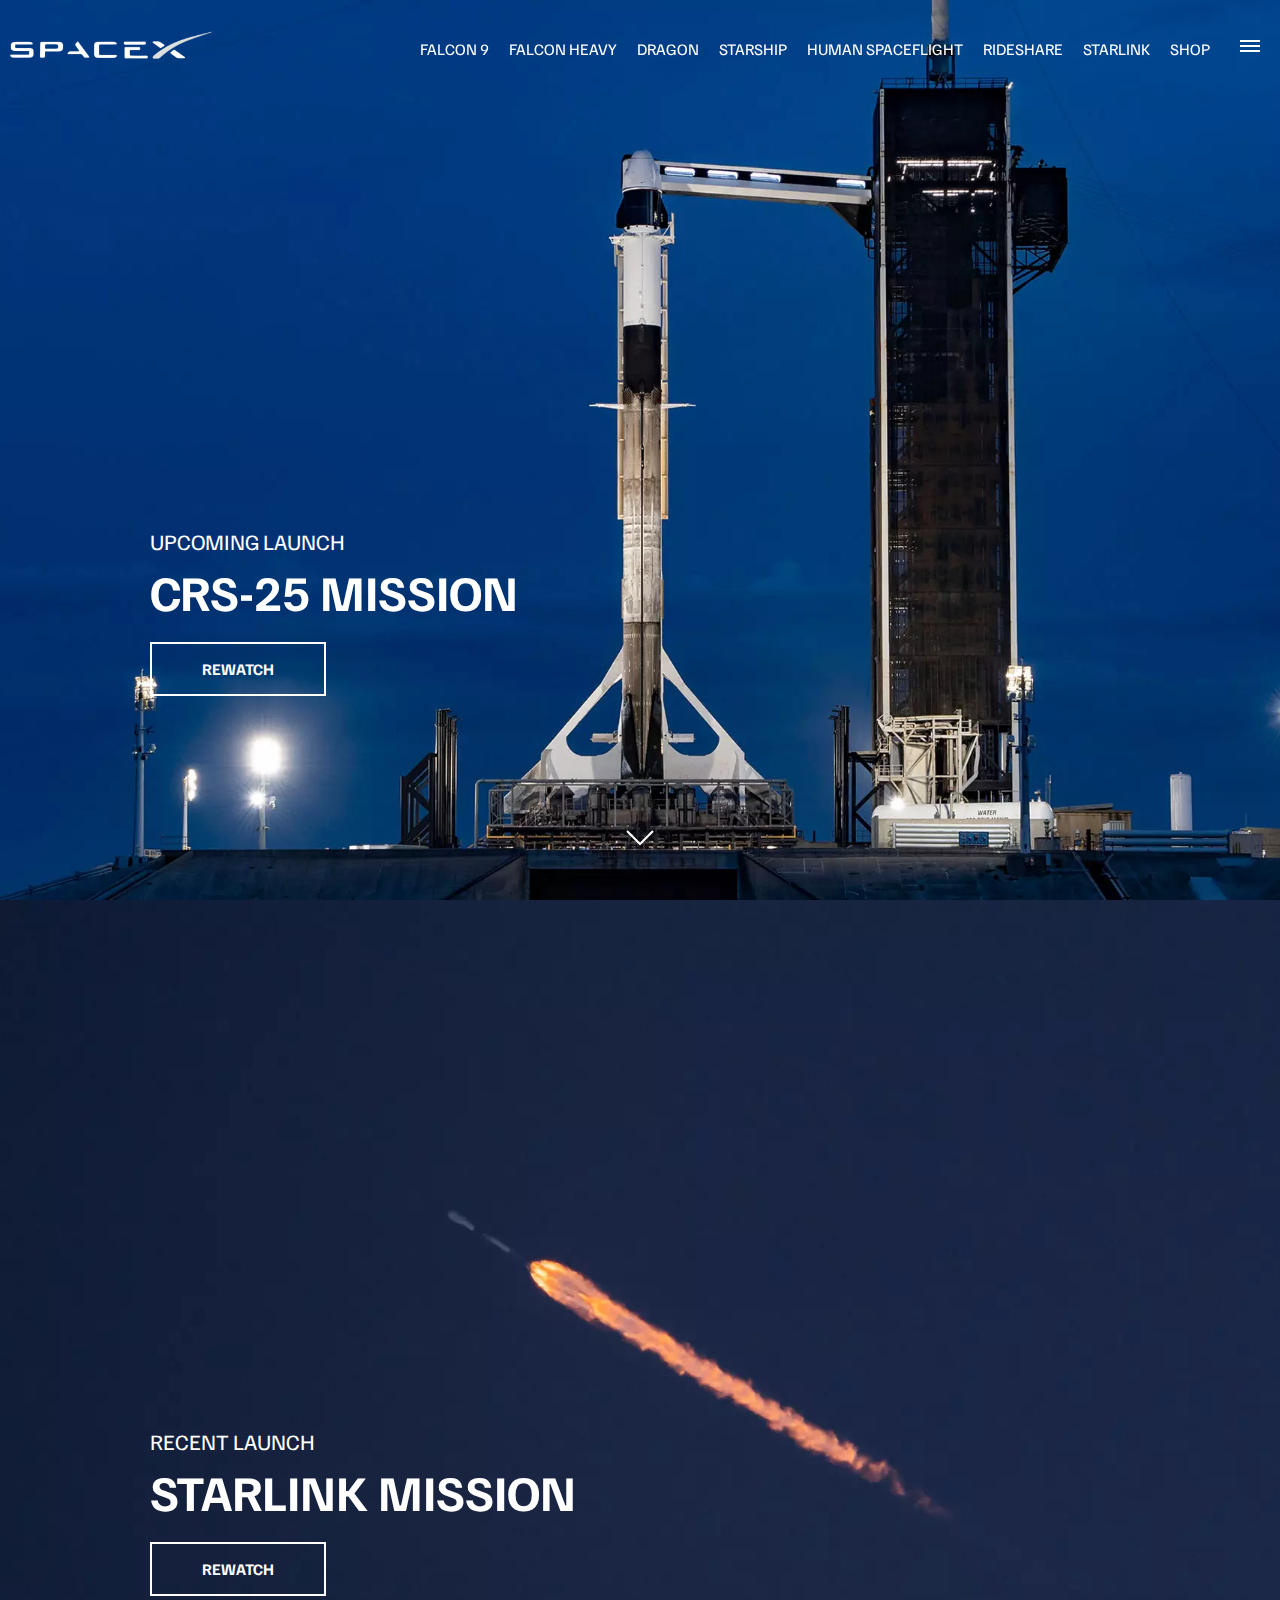
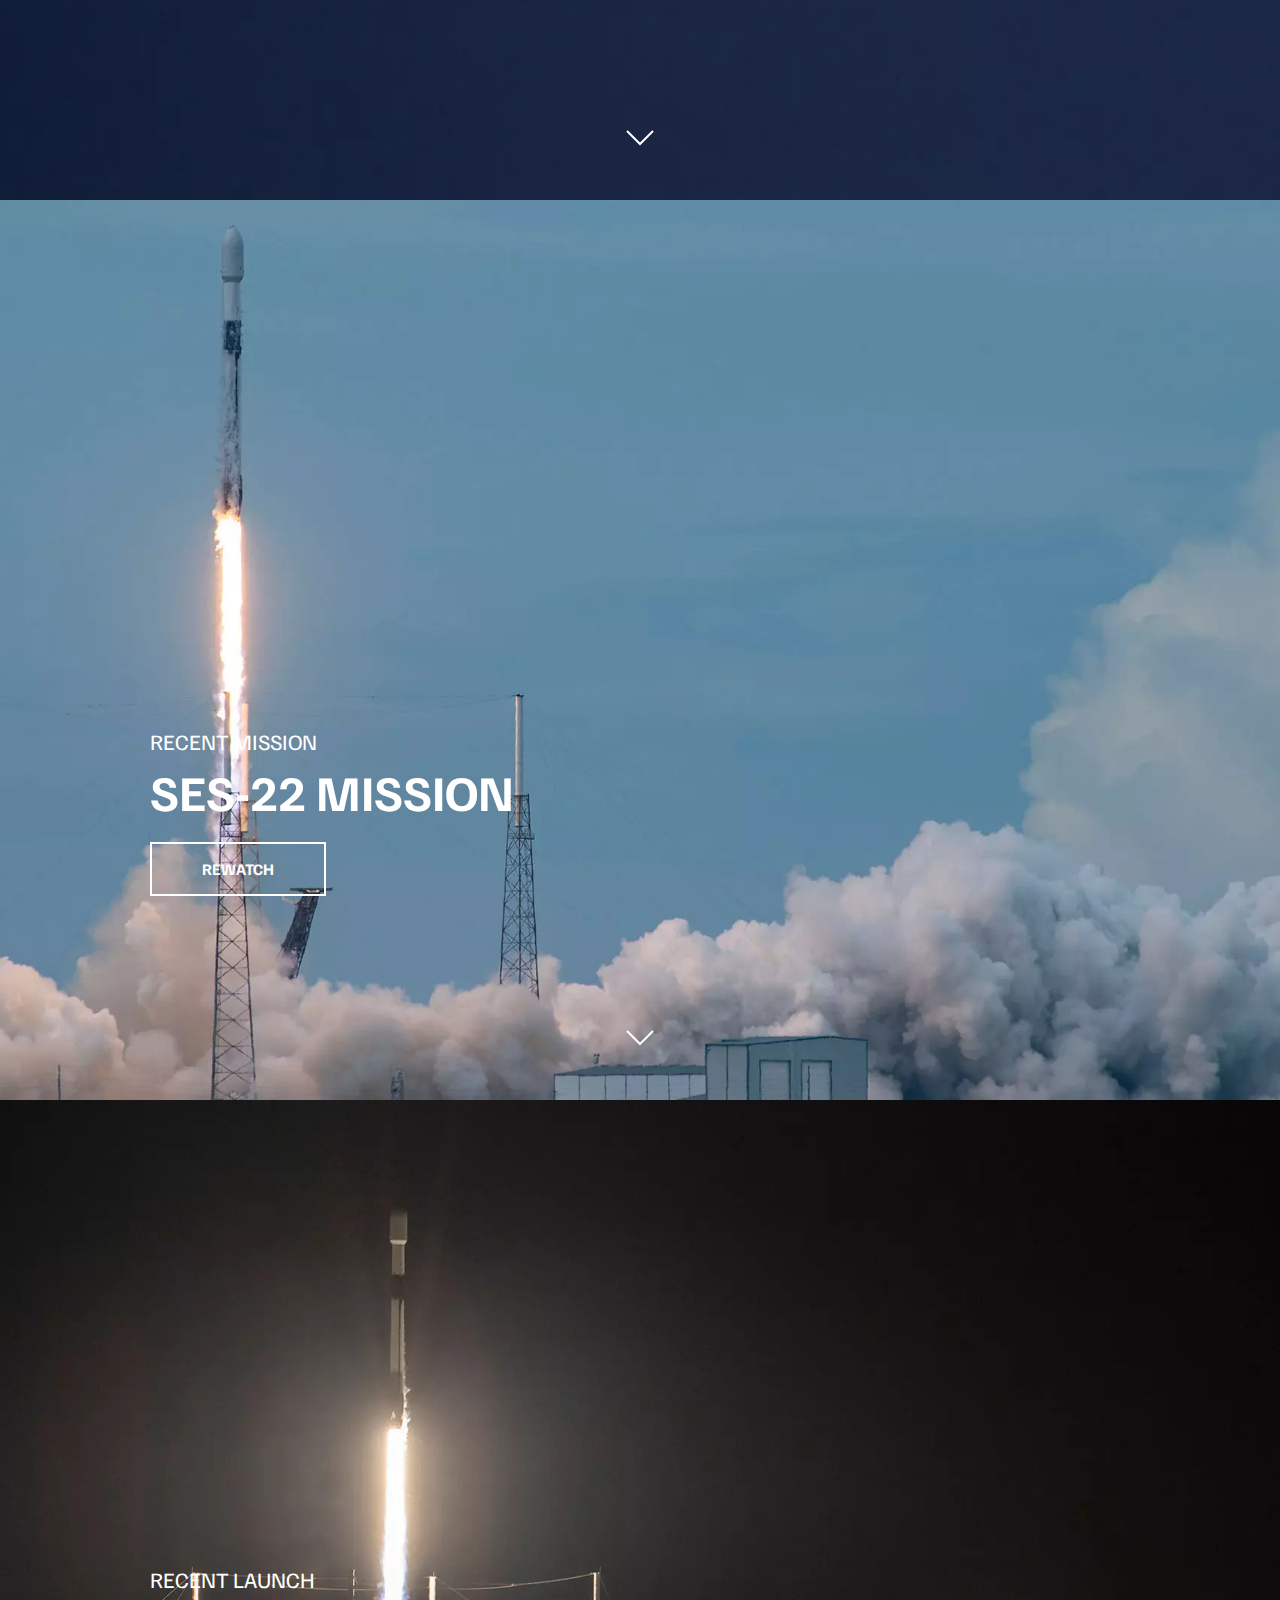
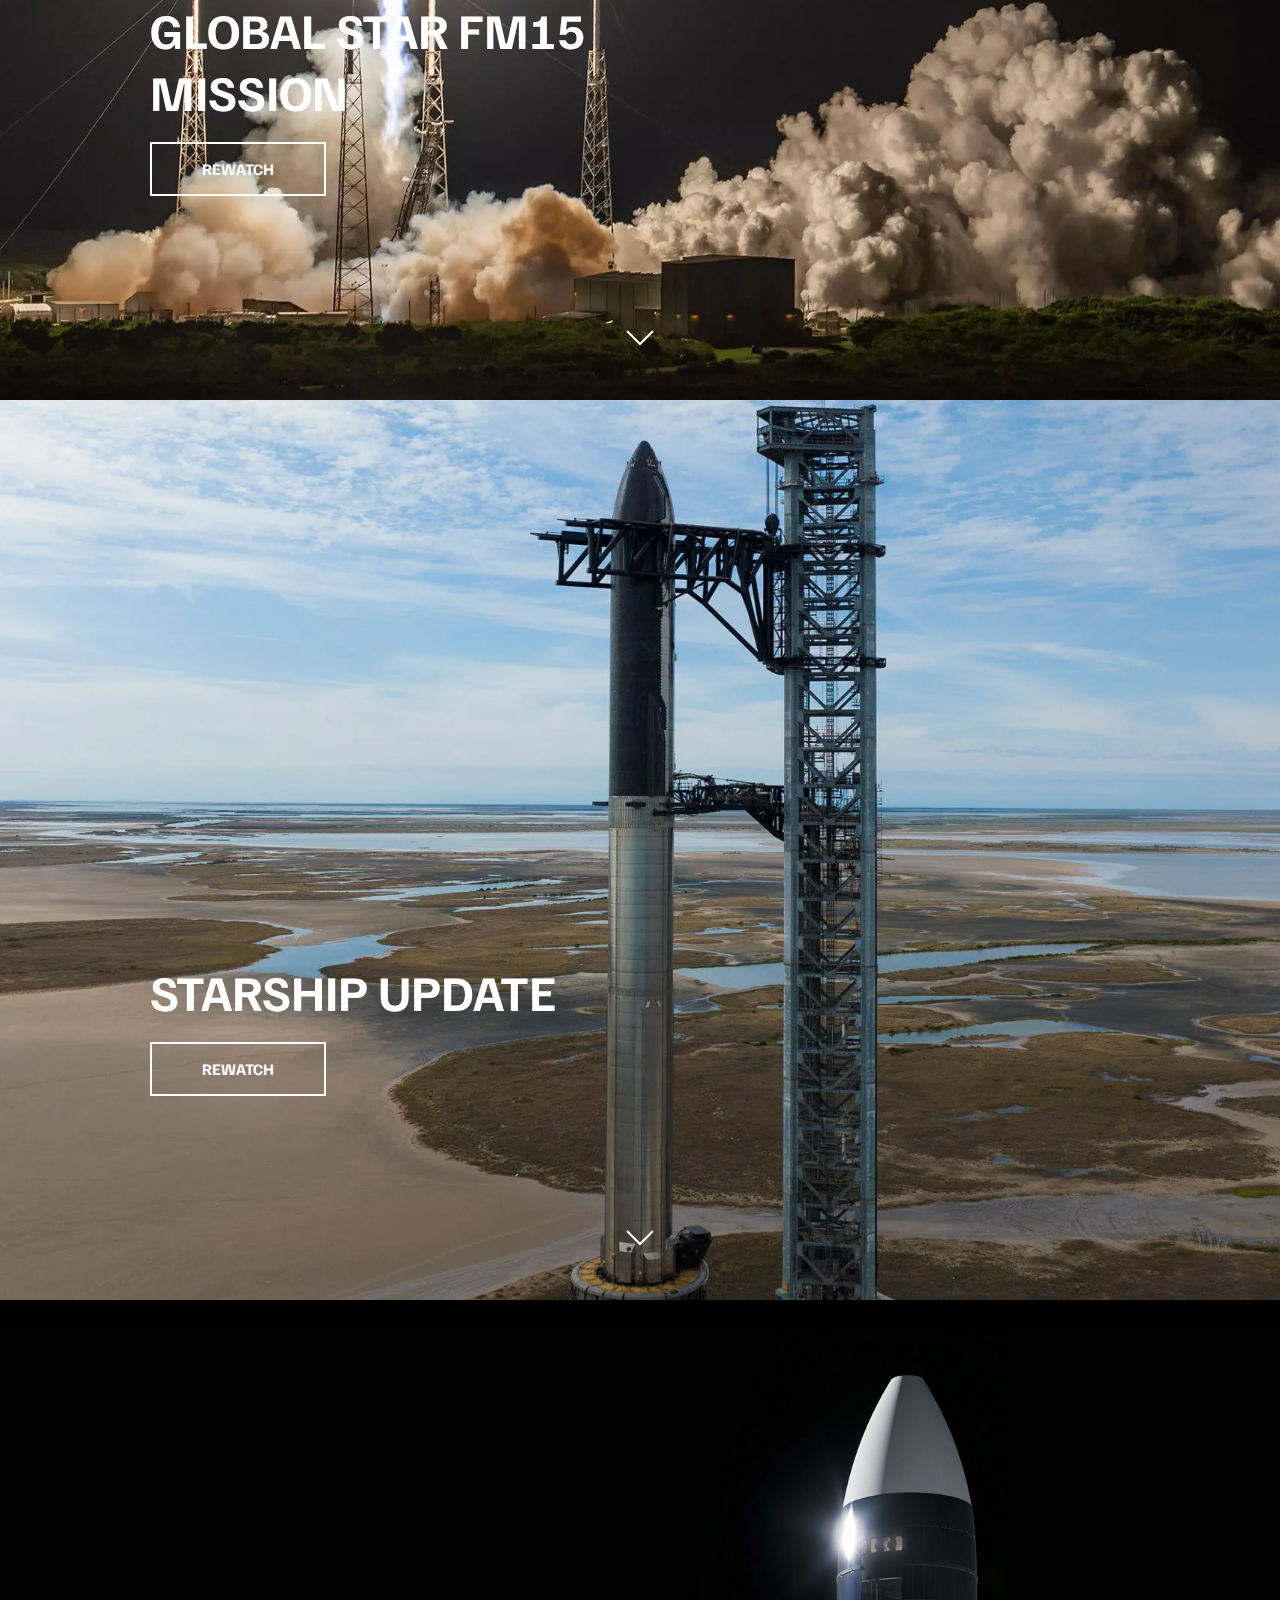
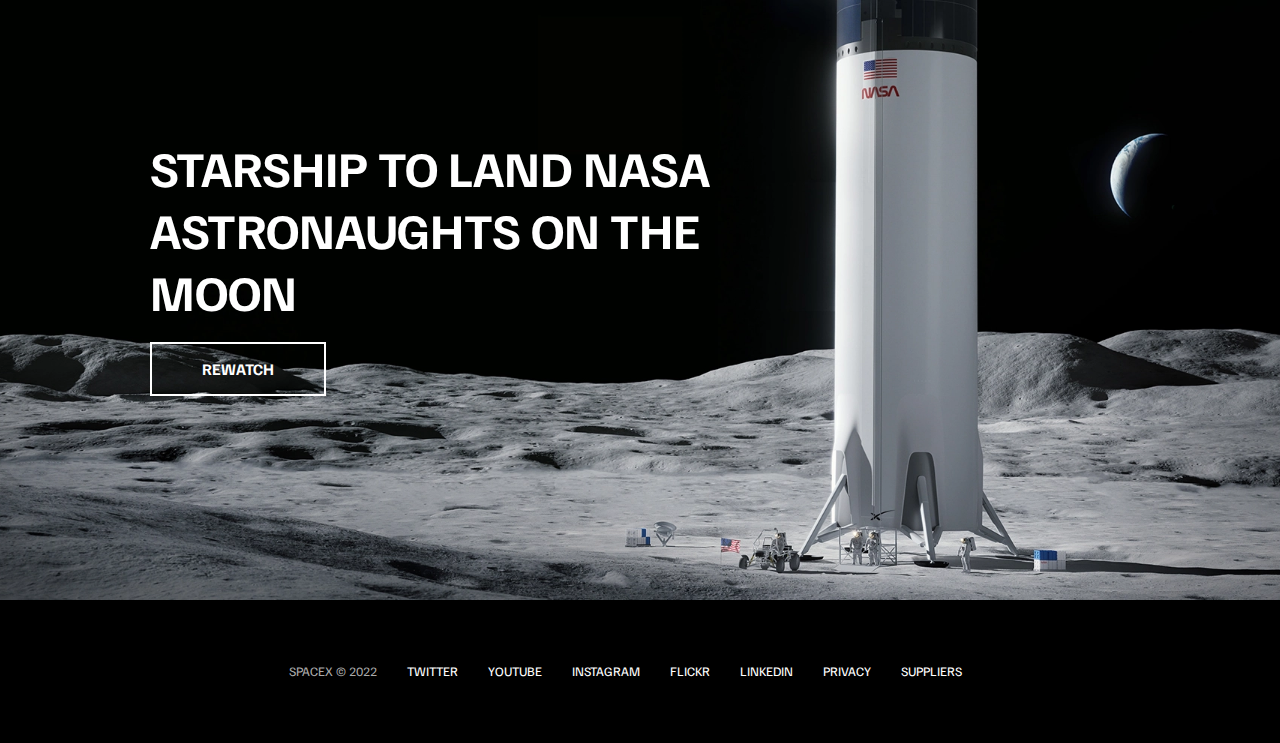
<file: index.html>
<!DOCTYPE html>
<html lang="en">
<head>
    <meta charset="UTF-8">
    <meta http-equiv="X-UA-Compatible" content="IE=edge">
    <meta name="viewport" content="width=device-width , initial-scale=1.0">
    <title>SpaceX</title>
    <link rel="stylesheet" href="css/styles.css">
    <link rel="icon" type="image/x-icon" href="./img/favicon.ico">
    <script src="js/script.js" defer></script>
</head>
<body>
    <div id="overlay"></div>
    <div id="mobile-menu" class="mobile-main-menu">
        <ul>
            <li><a href="#">Mission</a></li>
            <li><a href="#">Launches</a></li>
            <li><a href="#">Careers</a></li>
            <li><a href="#">Updates</a></li>
            <li><a href="#">Shop</a></li>

            <li class="mobile-only"><a  href="falcon9.html">Falcon 9</a></li>
            <li class="mobile-only"><a href="falcon-heavy.html">Falcon Heavy</a></li>
            <li class="mobile-only"><a href="Dragon.html">Dragon</a></li>
            <li class="mobile-only"><a href="#">Starship</a></li>
            <li class="mobile-only"><a href="#">Human Spaceflight</a></li>
            <li class="mobile-only"><a href="#">Rideshare</a></li>
            <li class="mobile-only"><a href="#">Starlink</a></li>
        </ul>
    </div>
    <header class="main-header">
        <div class="logo">
        <a href="index.html">
            <img src="img/logo.png" alt="SpaceX">
        </a>
        
        </div>

        <nav class="desktop-main-menu">
            <ul>
                <li><a href="falcon9.html">Falcon 9</a></li>
                <li><a href="falcon-heavy.html">Falcon Heavy</a></li>
                <li><a href="Dragon.html">Dragon</a></li>
                <li><a href="#">Starship</a></li>
                <li><a href="#">Human Spaceflight</a></li>
                <li><a href="#">Rideshare</a></li>
                <li><a href="#">Starlink</a></li>
                <li><a href="#">Shop</a></li>
            </ul>
        </nav>

    </header>

    <!-- Hamburger Menu -->
    <button id="menu-btn" class="hamburger" type="button">
        <span class="hamburger-top"></span>
        <span class="hamburger-middle"></span>
        <span class="hamburger-bottom"></span>
    </button>

    <!-- Section A -->
    
    <section class="section-a">
        <div class="section-inner">
            <h4>Upcoming Launch</h4>
            <h2>CRS-25 Mission</h2>
            <a href='#'class="btn">
                <div class="hover"></div>
                <span>Rewatch</span>
            </a>
        </div>

        <div class="scroll-arrow">
            <svg width="30px" height="20px">
                <path
                  stroke="#ffffff"
                  fill="none"
                  stroke-width="2px"
                  d="M2.000,5.000 L15.000,18.000 L28.000,5.000 "
                ></path>
              </svg>

        </div>
        
    </section>

    <!-- Section B -->
    
    <section class="section-b">
        <div class="section-inner">
            <h4>Recent Launch</h4>
            <h2>Starlink Mission</h2>
            <a href='#'class="btn">
                <div class="hover"></div>
                <span>Rewatch</span>
            </a>
        </div>

        <div class="scroll-arrow">
            <svg width="30px" height="20px">
                <path
                  stroke="#ffffff"
                  fill="none"
                  stroke-width="2px"
                  d="M2.000,5.000 L15.000,18.000 L28.000,5.000 "
                ></path>
              </svg>

        </div>
        
    </section>

    <!-- Section C -->
    
    <section class="section-c">
        <div class="section-inner">
            <h4>Recent Mission</h4>
            <h2>SES-22 Mission</h2>
            <a href='#'class="btn">
                <div class="hover"></div>
                <span>Rewatch</span>
            </a>
        </div>

        <div class="scroll-arrow">
            <svg width="30px" height="20px">
                <path
                  stroke="#ffffff"
                  fill="none"
                  stroke-width="2px"
                  d="M2.000,5.000 L15.000,18.000 L28.000,5.000 "
                ></path>
              </svg>

        </div>
        
    </section>

     <!-- Section D -->
    
     <section class="section-d">
        <div class="section-inner">
            <h4>Recent Launch</h4>
            <h2>Global Star FM15 Mission</h2>
            <a href='#'class="btn">
                <div class="hover"></div>
                <span>Rewatch</span>
            </a>
        </div>

        <div class="scroll-arrow">
            <svg width="30px" height="20px">
                <path
                  stroke="#ffffff"
                  fill="none"
                  stroke-width="2px"
                  d="M2.000,5.000 L15.000,18.000 L28.000,5.000 "
                ></path>
              </svg>

        </div>
        
    </section>

     <!-- Section E -->
    
     <section class="section-e">
        <div class="section-inner">
            <h2>Starship Update</h2>
            <a href='#'class="btn">
                <div class="hover"></div>
                <span>Rewatch</span>
            </a>
        </div>

        <div class="scroll-arrow">
            <svg width="30px" height="20px">
                <path
                  stroke="#ffffff"
                  fill="none"
                  stroke-width="2px"
                  d="M2.000,5.000 L15.000,18.000 L28.000,5.000 "
                ></path>
              </svg>

        </div>
        
    </section>

    <!-- Section F -->
    
    <section class="section-f">
        <div class="section-inner">
            <h2>Starship to land nasa astronaughts on the moon</h2>
            <a href='#'class="btn">
                <div class="hover"></div>
                <span>Rewatch</span>
            </a>
        </div>

        
    </section>

   <footer>
    <ul>
        <li>SpaceX &copy; 2022</li>
        <li><a href="#">Twitter</a></li>
        <li><a href="#">Youtube</a></li>
        <li><a href="#">Instagram</a></li>
        <li><a href="#">Flickr</a></li>
        <li><a href="#">LinkedIn</a></li>
        <li><a href="#">Privacy</a></li>
        <li><a href="#">Suppliers</a></li>
    </ul>
   </footer> 


</body>
</html>
</file>
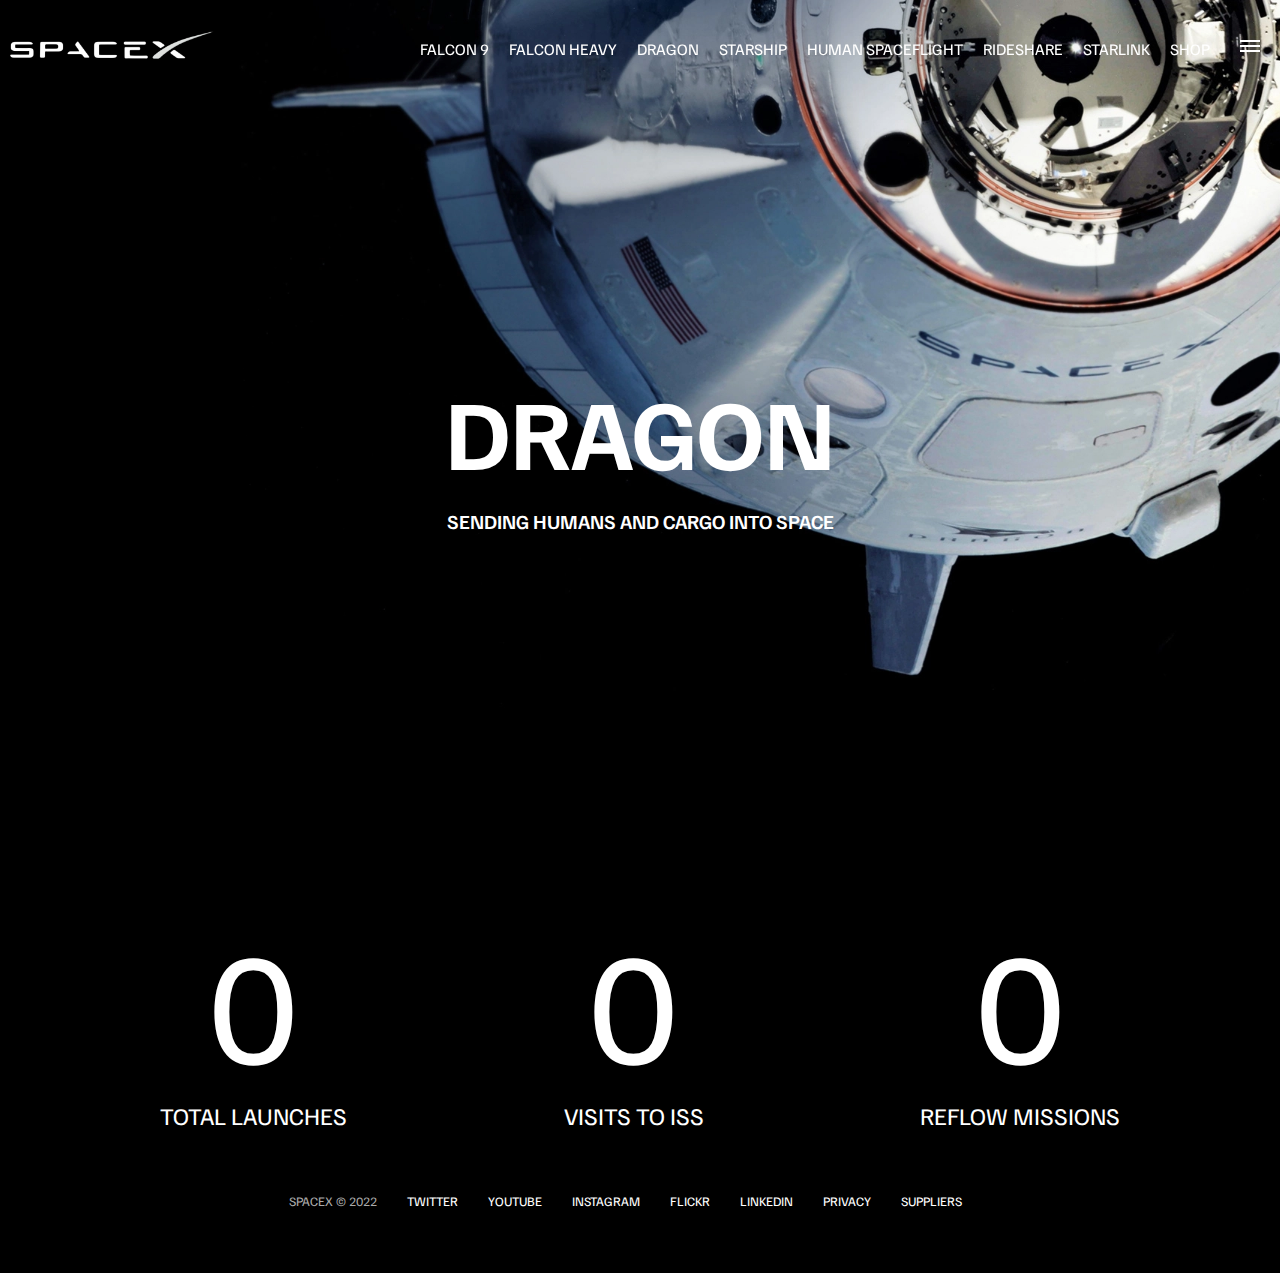
<file: dragon.html>
<!DOCTYPE html>
<html lang="en">
<head>
    <meta charset="UTF-8">
    <meta http-equiv="X-UA-Compatible" content="IE=edge">
    <meta name="viewport" content="width=device-width , initial-scale=1.0">
    <title>SpaceX - Dragon</title>
    <link rel="stylesheet" href="css/styles.css">
    <link rel="icon" type="image/x-icon" href="./img/favicon.ico">
    <script src="js/script.js" defer></script>
</head>
<body>
    <div id="overlay"></div>
    <div id="mobile-menu" class="mobile-main-menu">
        <ul>
            <li class="mobile-only"><a  href="falcon9.html">Falcon 9</a></li>
            <li class="mobile-only"><a href="falcon-heavy.html">Falcon Heavy</a></li>
            <li class="mobile-only"><a href="Dragon.html">Dragon</a></li>
            <li class="mobile-only"><a href="#">Starship</a></li>
            <li class="mobile-only"><a href="#">Human Spaceflight</a></li>
            <li class="mobile-only"><a href="#">Rideshare</a></li>
            <li class="mobile-only"><a href="#">Starlink</a></li>
            <li><a href="#">Mission</a></li>
            <li><a href="#">Launches</a></li>
            <li><a href="#">Careers</a></li>
            <li><a href="#">Updates</a></li>
            <li><a href="#">Shop</a></li>  
        </ul>
    </div>
    <header class="main-header">
        <div class="logo">
        <a href="index.html">
            <img src="img/logo.png" alt="SpaceX">
        </a>
        
        </div>

        <nav class="desktop-main-menu">
            <ul>
                <li><a href="falcon9.html">Falcon 9</a></li>
                <li><a href="falcon-heavy.html">Falcon Heavy</a></li>
                <li><a href="Dragon.html">Dragon</a></li>
                <li><a href="#">Starship</a></li>
                <li><a href="#">Human Spaceflight</a></li>
                <li><a href="#">Rideshare</a></li>
                <li><a href="#">Starlink</a></li>
                <li><a href="#">Shop</a></li>
            </ul>
        </nav>

    </header>

    <!-- Hamburger Menu -->
    <button id="menu-btn" class="hamburger" type="button">
        <span class="hamburger-top"></span>
        <span class="hamburger-middle"></span>
        <span class="hamburger-bottom"></span>
    </button>

    <section class="animate bg-dragon"></section>
    <div class="section-inner-center">
        <h3>Dragon</h3>
        <p>Sending humans and cargo into space</p>
    </div>

    <div class="stats">
        <div>
            <span class="counter" data-target="34">0</span>
            <h4>Total Launches</h4>
        </div>
        <div>
            <span class="counter" data-target="31">0</span>
            <h4>Visits to ISS</h4>
        </div>
        <div>
            <span class="counter" data-target="13">0</span>
            <h4>Reflow Missions</h4>
        </div>
    </div>

   <footer>
    <ul>
        <li>SpaceX &copy; 2022</li>
        <li><a href="#">Twitter</a></li>
        <li><a href="#">Youtube</a></li>
        <li><a href="#">Instagram</a></li>
        <li><a href="#">Flickr</a></li>
        <li><a href="#">LinkedIn</a></li>
        <li><a href="#">Privacy</a></li>
        <li><a href="#">Suppliers</a></li>
    </ul>
   </footer> 


</body>
</html>
</file>
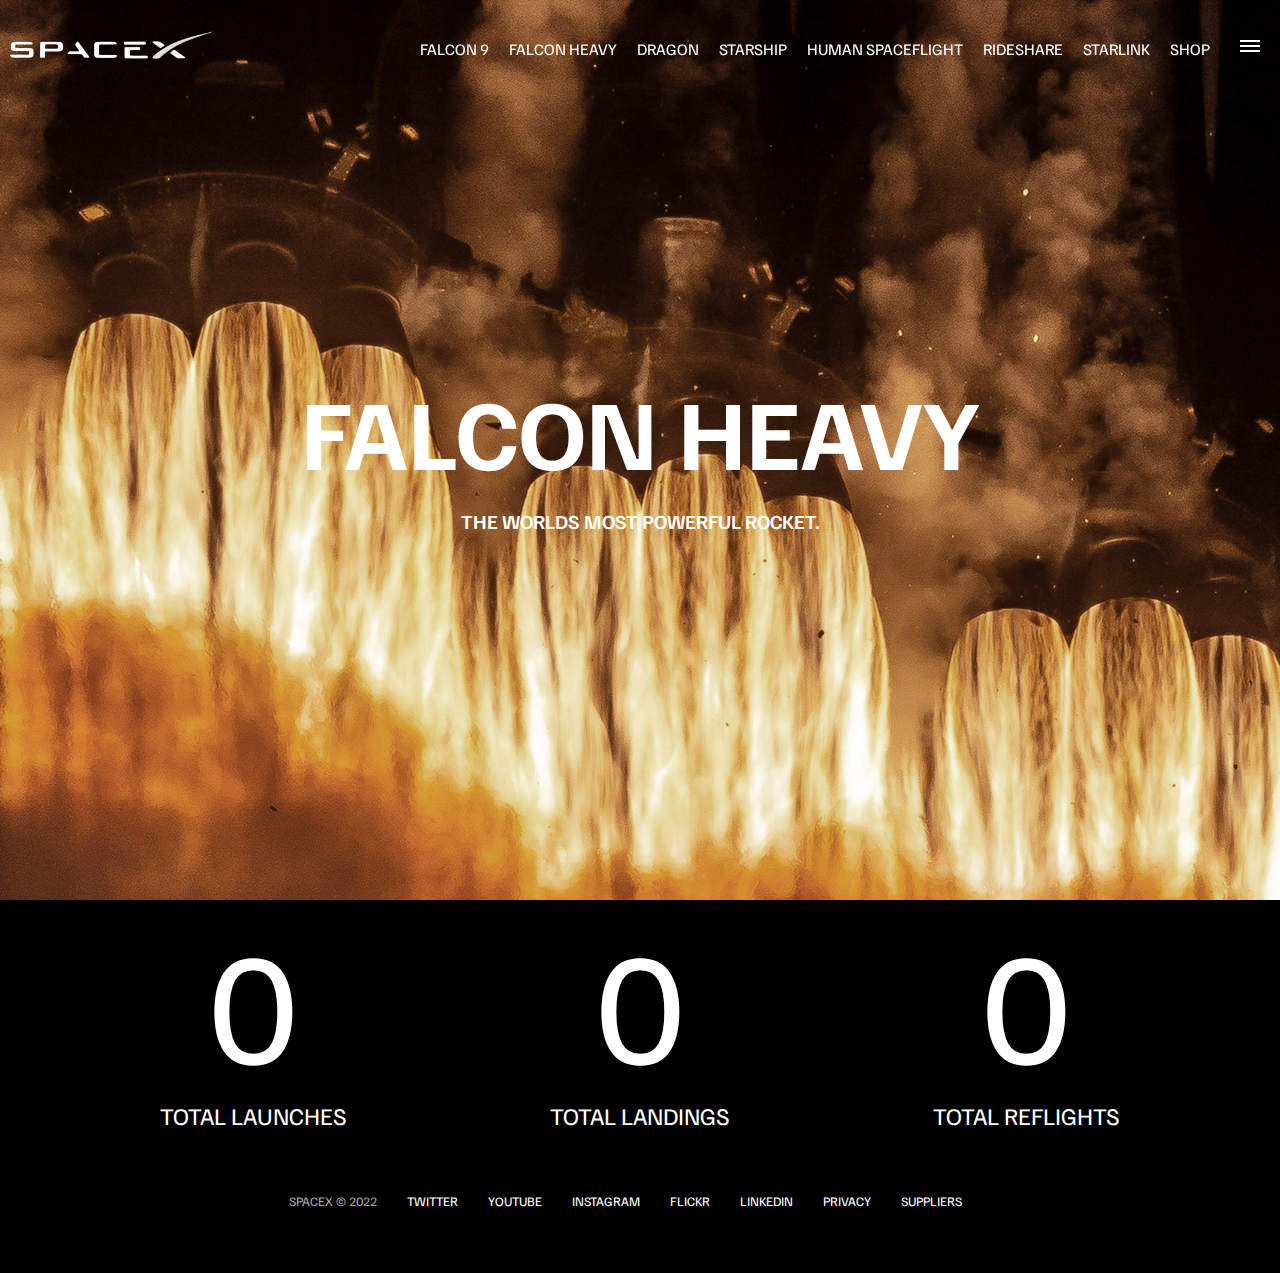
<file: falcon-heavy.html>
<!DOCTYPE html>
<html lang="en">
<head>
    <meta charset="UTF-8">
    <meta http-equiv="X-UA-Compatible" content="IE=edge">
    <meta name="viewport" content="width=device-width , initial-scale=1.0">
    <title>SpaceX - Falcon Heavy</title>
    <link rel="stylesheet" href="css/styles.css">
    <link rel="icon" type="image/x-icon" href="./img/favicon.ico">
    <script src="js/script.js" defer></script>
</head>
<body>
    <div id="overlay"></div>
    <div id="mobile-menu" class="mobile-main-menu">
        <ul>
            <li class="mobile-only"><a  href="falcon9.html">Falcon 9</a></li>
            <li class="mobile-only"><a href="falcon-heavy.html">Falcon Heavy</a></li>
            <li class="mobile-only"><a href="Dragon.html">Dragon</a></li>
            <li class="mobile-only"><a href="#">Starship</a></li>
            <li class="mobile-only"><a href="#">Human Spaceflight</a></li>
            <li class="mobile-only"><a href="#">Rideshare</a></li>
            <li class="mobile-only"><a href="#">Starlink</a></li>
            <li><a href="#">Mission</a></li>
            <li><a href="#">Launches</a></li>
            <li><a href="#">Careers</a></li>
            <li><a href="#">Updates</a></li>
            <li><a href="#">Shop</a></li>  
        </ul>
    </div>
    <header class="main-header">
        <div class="logo">
            <a href="index.html">
                <img src="img/logo.png" alt="SpaceX">
            </a>
        </div>

        <nav class="desktop-main-menu">
            <ul>
                <li><a href="falcon9.html">Falcon 9</a></li>
                <li><a href="falcon-heavy.html">Falcon Heavy</a></li>
                <li><a href="Dragon.html">Dragon</a></li>
                <li><a href="#">Starship</a></li>
                <li><a href="#">Human Spaceflight</a></li>
                <li><a href="#">Rideshare</a></li>
                <li><a href="#">Starlink</a></li>
                <li><a href="#">Shop</a></li>
            </ul>
        </nav>

    </header>

    <!-- Hamburger Menu -->
    <button id="menu-btn" class="hamburger" type="button">
        <span class="hamburger-top"></span>
        <span class="hamburger-middle"></span>
        <span class="hamburger-bottom"></span>
    </button>

    <section class="animate bg-falcon-heavy"></section>
    <div class="section-inner-center">
        <h3>Falcon Heavy</h3>
        <p>The worlds most powerful rocket.</p>
    </div>

    <div class="stats">
        <div>
            <span class="counter" data-target="3">0</span>
            <h4>Total Launches</h4>
        </div>
        <div>
            <span class="counter" data-target="7">0</span>
            <h4>Total Landings</h4>
        </div>
        <div>
            <span class="counter" data-target="4">0</span>
            <h4>Total Reflights</h4>
        </div>
    </div>

   <footer>
    <ul>
        <li>SpaceX &copy; 2022</li>
        <li><a href="#">Twitter</a></li>
        <li><a href="#">Youtube</a></li>
        <li><a href="#">Instagram</a></li>
        <li><a href="#">Flickr</a></li>
        <li><a href="#">LinkedIn</a></li>
        <li><a href="#">Privacy</a></li>
        <li><a href="#">Suppliers</a></li>
    </ul>
   </footer> 


</body>
</html>
</file>
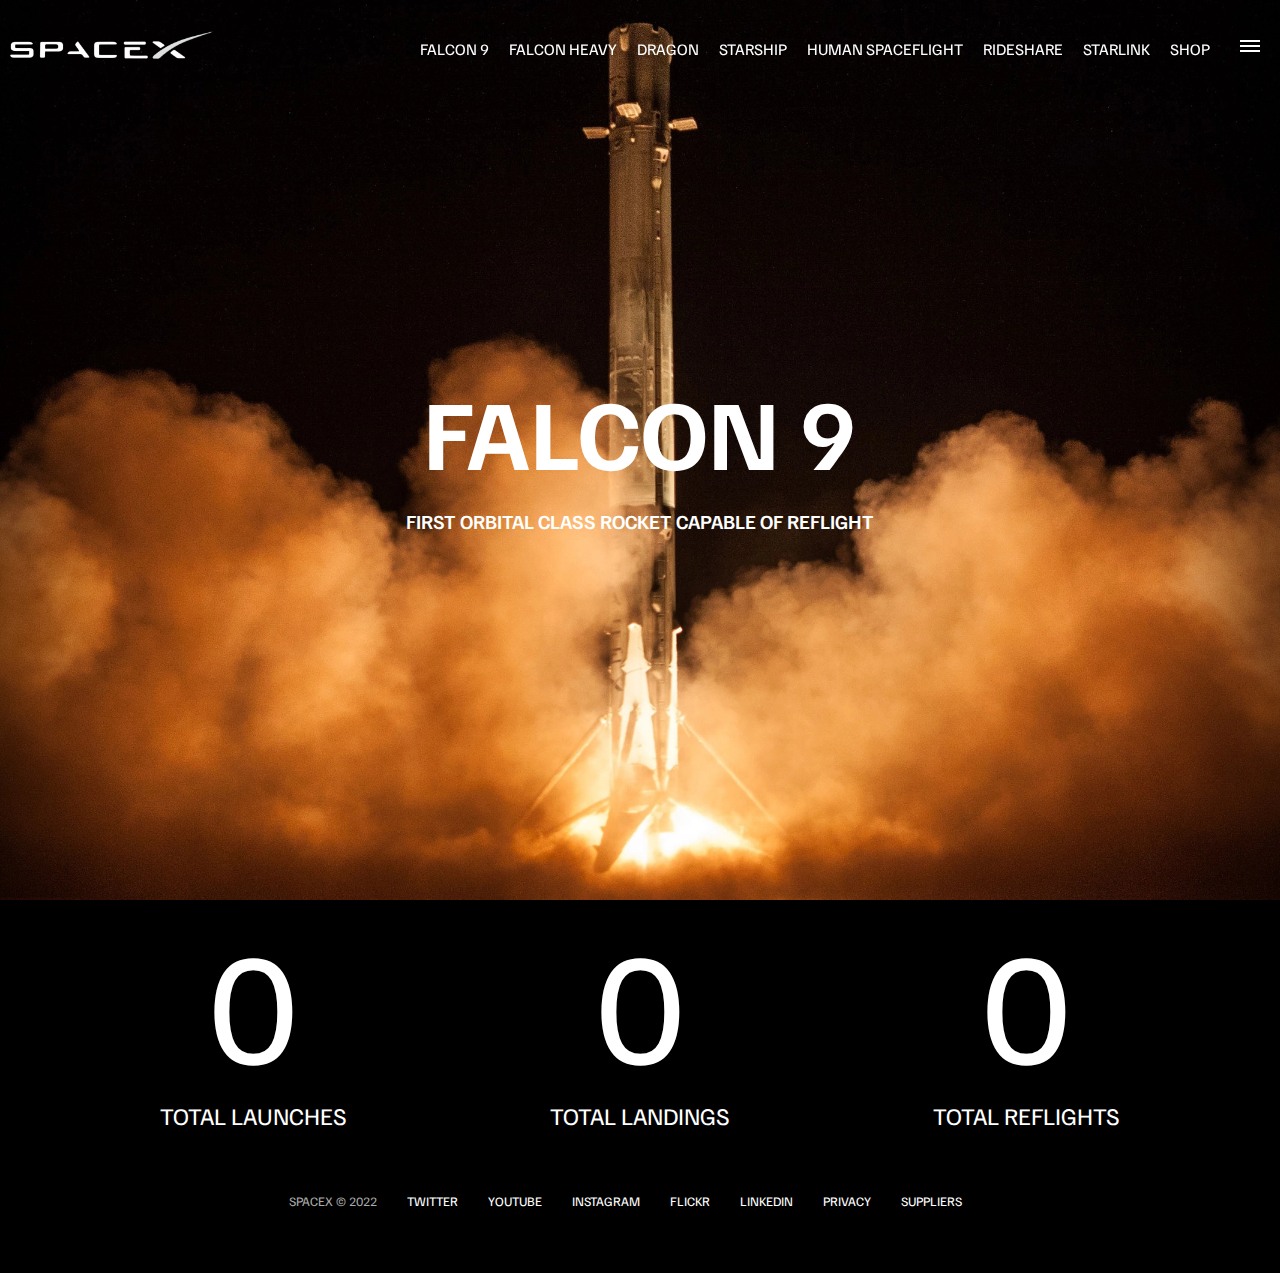
<file: falcon9.html>
<!DOCTYPE html>
<html lang="en">
<head>
    <meta charset="UTF-8">
    <meta http-equiv="X-UA-Compatible" content="IE=edge">
    <meta name="viewport" content="width=device-width , initial-scale=1.0">
    <title>SpaceX - Falcon 9</title>
    <link rel="stylesheet" href="css/styles.css">
    <link rel="icon" type="image/x-icon" href="./img/favicon.ico">
    <script src="js/script.js" defer></script>
</head>
<body>
    <div id="overlay"></div>
    <div id="mobile-menu" class="mobile-main-menu">
        <ul>
            <li class="mobile-only"><a  href="falcon9.html">Falcon 9</a></li>
            <li class="mobile-only"><a href="falcon-heavy.html">Falcon Heavy</a></li>
            <li class="mobile-only"><a href="Dragon.html">Dragon</a></li>
            <li class="mobile-only"><a href="#">Starship</a></li>
            <li class="mobile-only"><a href="#">Human Spaceflight</a></li>
            <li class="mobile-only"><a href="#">Rideshare</a></li>
            <li class="mobile-only"><a href="#">Starlink</a></li>
            <li><a href="#">Mission</a></li>
            <li><a href="#">Launches</a></li>
            <li><a href="#">Careers</a></li>
            <li><a href="#">Updates</a></li>
            <li><a href="#">Shop</a></li>  
        </ul>
    </div>
    <header class="main-header">
        <div class="logo">
            <a href="index.html">
                <img src="img/logo.png" alt="SpaceX">
            </a>
        </div>

        <nav class="desktop-main-menu">
            <ul>
                <li><a href="falcon9.html">Falcon 9</a></li>
                <li><a href="falcon-heavy.html">Falcon Heavy</a></li>
                <li><a href="Dragon.html">Dragon</a></li>
                <li><a href="#">Starship</a></li>
                <li><a href="#">Human Spaceflight</a></li>
                <li><a href="#">Rideshare</a></li>
                <li><a href="#">Starlink</a></li>
                <li><a href="#">Shop</a></li>
            </ul>
        </nav>

    </header>

    <!-- Hamburger Menu -->
    <button id="menu-btn" class="hamburger" type="button">
        <span class="hamburger-top"></span>
        <span class="hamburger-middle"></span>
        <span class="hamburger-bottom"></span>
    </button>

    <section class="animate bg-falcon-9"></section>
    <div class="section-inner-center">
        <h3>Falcon 9</h3>
        <p>First orbital class rocket capable of reflight</p>
    </div>

    <div class="stats">
        <div>
            <span class="counter" data-target="3">0</span>
            <h4>Total Launches</h4>
        </div>
        <div>
            <span class="counter" data-target="7">0</span>
            <h4>Total Landings</h4>
        </div>
        <div>
            <span class="counter" data-target="4">0</span>
            <h4>Total Reflights</h4>
        </div>
    </div>

   <footer>
    <ul>
        <li>SpaceX &copy; 2022</li>
        <li><a href="#">Twitter</a></li>
        <li><a href="#">Youtube</a></li>
        <li><a href="#">Instagram</a></li>
        <li><a href="#">Flickr</a></li>
        <li><a href="#">LinkedIn</a></li>
        <li><a href="#">Privacy</a></li>
        <li><a href="#">Suppliers</a></li>
    </ul>
   </footer> 


</body>
</html>
</file>
<file: css/styles.css>
@import url('https://fonts.googleapis.com/css2?family=Familjen+Grotesk:wght@400;600;700&display=swap');

*, *::before, *::after {
    margin: 0;
    padding: 0;
    box-sizing: border-box;
}

body{
    font-family: 'Familjen Grotesk', sans-serif;
    background: #000;
    color: #fff;
}

a{
    text-decoration: none;
    color: #fff;
}

ul{
    list-style: none;
}

/* Header/Navbar */
.main-header {
    position: fixed;
    top: 0;
    left: 0;
    width: 100%;
    z-index: 3;
    display: flex;
    justify-content: space-between;
    align-items: center;
    text-transform: uppercase;
    height: 100px;
    padding: 0, 30px;
}

/* logo */
.logo {
    width:210px;
    height: auto;
    margin-left: 10px;
}

.logo img {
    display: block;
    width: 100%;
    height: auto;
}

/* Desktop Menu */
.desktop-main-menu {
    margin-right: 50px;
}

.desktop-main-menu ul {
    display: flex;
}

.desktop-main-menu ul li {
    position: relative;
    margin-right: 20px;
    padding-bottom: 2px ;
}

/* Menu item bottom border */
.desktop-main-menu ul Li a::after {
    content: '';
    position: absolute;
    bottom: 0;
    left: 0;
    width: 100%;
    height: 1px;
    background: #fff;
    transform: scaleX(0);
    transition: transform 0.6s cubic-bezier(0.19, 1, 0.22, 1);
}

.desktop-main-menu ul li a:hover::after {
    transform: scaleX(1);
}

/* Sections */
section {
    position: relative;
    height: 100vh;
    background-position: center center;
    background-repeat: no-repeat;
    background-size: cover;
    text-transform: uppercase;
}

.section-inner {
    position: absolute;
    bottom: 200px;
    left: 150px;
    max-width: 560px;
}

.section-inner h4 {
    font-size: 22px;
    margin-bottom: 5px;
    font-weight: 300;
    animation: fadeInUp 0.5s ease-in-out;
    animation-fill-mode: both; /* stop from showing text at start*/
}

.section-inner h2 {
    font-size: 50px;
    font-weight:700;
    margin-bottom: 20px;
    animation: fadeInUp 0.5s ease-in-out 0.2s;
    animation-fill-mode: both; /* stops from showing text at start*/
}

.section-inner a {
    animation: fadeInUp 0.5s ease-in-out 0.4s;
}
/* Background Images */
.section-a { 
    background-image: url('../img/section-a.webp');
}

.section-b { 
    background-image: url('../img/section-b.webp');
}

.section-c { 
    background-image: url('../img/section-c.webp');
}

.section-d { 
    background-image: url('../img/section-d.webp');
}

.section-e { 
    background-image: url('../img/section-e.webp');
}

.section-f { 
    background-image: url('../img/section-f.webp');
}

.btn {
    position: relative;
    display: inline-block;
    cursor: pointer;
    text-align: center;
    min-width: 130px;
    padding: 15px 50px;
    border: 2px solid #fff;
    text-transform: uppercase;
    font-weight: bold;
    overflow: hidden;
    z-index: 2;
    
    
}

.btn:hover span {
    color: #000;
}

.btn .hover {
    position: absolute;
    top: 0;
    left: 0;
    width: 100%;
    height: 100%;
    background-color: #fff;
    color: #000;
    z-index: -1;
    transform: translateY(100%);
    transition: transform 0.6s cubic-bezier(0.19, 1, 0.22, 1);
}

.btn:hover .hover {
    transform: translateY(0);
}

.scroll-arrow {
    position: absolute;
    bottom: 50px;
    left: 50%;
    transform: translateX(-50%);
    animation: fadeBounce 5s infinite;
}

/* Footer */
footer {
    position: relative;
    padding: 55px 0px;
}

footer ul {
    display: flex;
    justify-content: center;
    align-items: center;
    flex-wrap: wrap;
}

footer ul li {
    margin-right: 30px;
    color: #aaa;
    text-transform: uppercase;
    font-size: 13px;
    line-height: 2.5;
}

footer ul li a {
   color: #fff;
   transition: color 0.6;
}

footer ul li a:hover {
    color: #aaa;
}

/* Hamburger Menu */
.hamburger {
    position: fixed;
    top: 40px;
    right: 20px;
    z-index: 10;
    cursor: pointer;
    width: 20px;
    background: none;
    border: none;
}

.hamburger-top,
.hamburger-middle,
.hamburger-bottom {
    position: absolute;
    width: 20px;
    height: 2px;
    top: 0;
    left: 0;
    background: #fff;
    transition: all 0.5s;
}

.hamburger-middle {
    transform: translateY(5px)
}

.hamburger-bottom{
    transform: translateY(10px) 
}

/* Transition hamburger to X when open */
.open {
    transform: rotate(90);
}

.open .hamburger-top {
    transform: rotate(45deg) translateY(6px) translateX(6px);
}

.open .hamburger-middle {
    display: none; 
}

.open .hamburger-bottom {
    transform: rotate(-45deg) translateY(6px) translateX(-6px) ;
}

/* Overlay */

.overlay-show {
    position: fixed;
    top: 0;
    left: 0;
    width: 100%;
    height: 100%;
    background-color:rgba(0, 0, 0, 0.5);
    z-index: 3;
}

/* Stop body scroll */

.stop-scrolling {
    overflow: hidden;
}

/* Hide mobile main menu items  */

.mobile-only {
    display: none;
}

/* Mobile menu */

.mobile-main-menu {
    position: fixed;
    top: 0;
    right: 0;
    width: 350px;
    height: 100%;
    background-color: #000;
    z-index: 4;
    display: flex;
    align-items: center;
    justify-content: center ;
    transform: translateX(100%);
    transition: transform 0.6s cubic-bezier(0.19, 1, 0.22, 1)
}

/* bring menu from right */

.show-menu {
    transform: translateX(0);
}

.mobile-main-menu ul {
    display: flex;
    flex-direction: column;
    align-items: flex-end;
    justify-content: center;
    padding: 50px;
    width: 100%;
}

.mobile-main-menu ul li {
    margin-bottom: 20px;
    font-size: 15px;
    text-transform: uppercase;
    border-bottom: 1px #555 dotted;
    width: 100%;
    text-align: right;
    padding-bottom: 8px;
}

.mobile-main-menu ul li a {
    color: #fff;
    transition: color 0.6 ;
}

.mobile-main-menu ul li a:hover {
    color: #aaa;
}

/* Inner Pages */

.bg-falcon-9 {
    background-image: url('../img/falcon-9.webp');  
}

.bg-falcon-heavy {
    background-image: url('../img/falcon-heavy.webp');  
}

.bg-dragon {
    background-image: url('../img/dragon.webp');  
}



.animate {
    animation: fadeIn 2s ease-in-out;
}

.section-inner-center {
    position: absolute;
    top: 50%;
    left: 50%;
    transform: translate(-50%, -50%);
    text-transform: uppercase;
    text-align: center;
    width: 80%;
}

.section-inner-center h3 {
    font-size: 100px;
    margin-bottom: 15px;
    animation: fadeInUp 0.5s ease-in-out
}

.section-inner-center p {
    font-size: 20px;
    animation: fadeInUp 0.2s ease-in-out;
    animation-fill-mode: both;
    font-weight: 600;
}

/* Stats */
.stats {
    max-width: 960px;
    margin: 0 auto;
    display: flex;
    align-items: center;
    justify-content: space-between;
    text-align: center;
    text-transform: uppercase;
}

.stats div span {
    font-size: 160px;
}

.stats div h4 {
    font-size: 24px;
    font-weight: 300;
}

/* Animations */

@keyframes fadeInUp {
    0% {
        opacity: 0;
        transform: translateY(140px);
    }

    100%{
        opacity: 1;
        transform: translateY(0);
    }
}

@keyframes fadeIn {
    0% {
        opacity: 0;
    }

    100%{
        opacity: 1;
    }
}

@keyframes fadeBounce {
    0%, 20%, 50%, 80%, 100% {
        opacity: 0;
        transform: translateY(-20px);
    }

    40% {
        opacity: 1;
        transform: translateY(0);
    }
}

/* Media Queries */

@media(max-width: 1090px) {
    /* hide desktop window */
    .desktop-main-menu {
        display: none;
    }

    /* Show mobile menu */

    .mobile-only {
        display: block;
    }

    .section-inner-center h3 {
        font-size: 75px;
    }

}


@media(max-width: 600px) {
    .section-inner {
        bottom: 75px;
        left: 20px;
}

.section-inner h2 {
    font-size: 40px;
}

.section-inner-center h3 {
    font-size: 50px;
}

footer ul li:first-child {
    position: absolute;
    top: 30px;
    left: 50%;
    transform: translate(-50%, -50%)
}

footer ul li {
    margin-right: 15px ;
}

.logo{
    width: 150px;
    margin: auto;
}



/* Stats */

.stats {
    flex-direction: column;
}

.stats div {
    margin: 20px;
}

}
</file>
